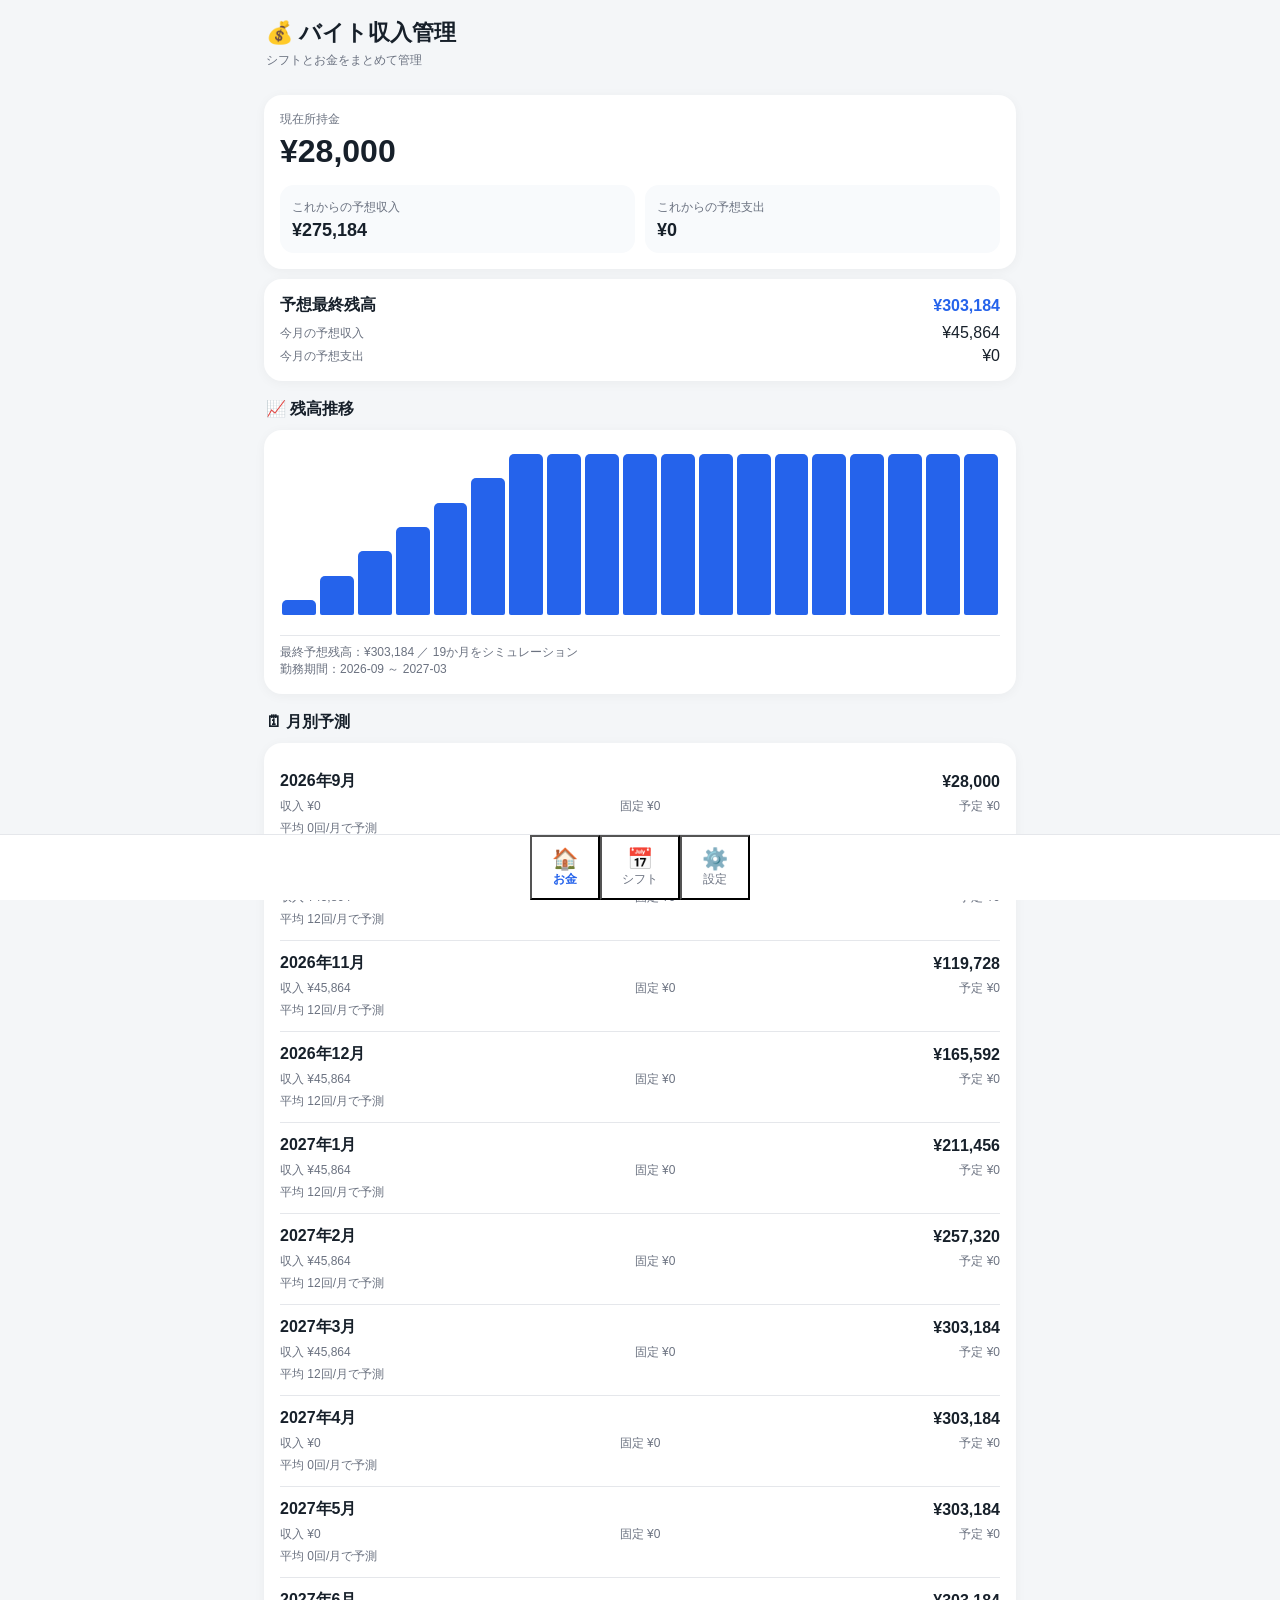
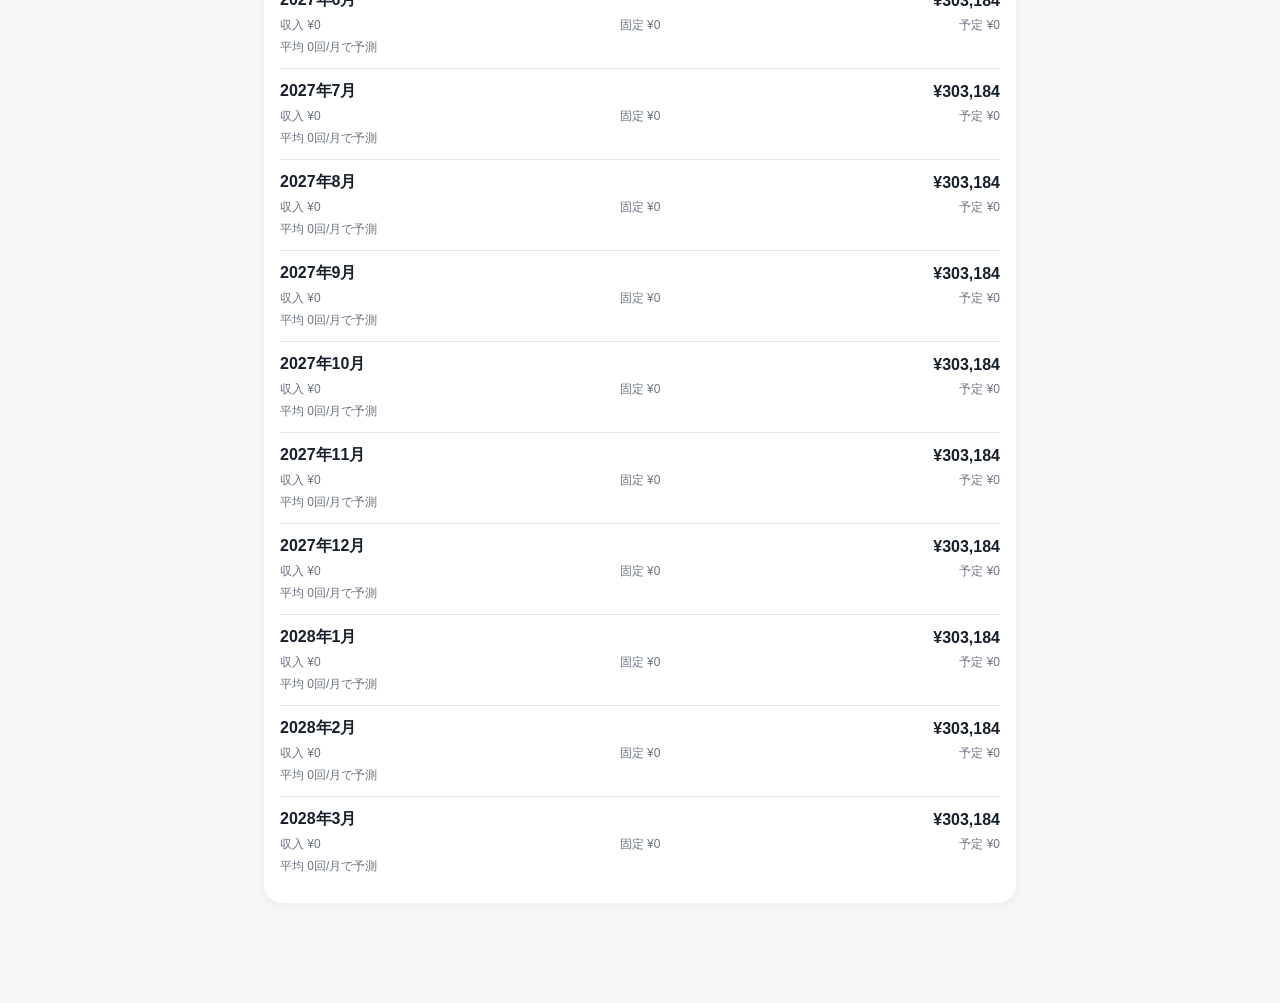
<file: index.html>
<!doctype html>
<html lang="ja">
<head>
<meta charset="utf-8"><meta name="viewport" content="width=device-width,initial-scale=1">
<meta name="theme-color" content="#111827"><title>バイト収入管理</title>
<style>
*{box-sizing:border-box}body{margin:0;background:#f4f6f8;color:#17202a;font-family:-apple-system,BlinkMacSystemFont,"Segoe UI",sans-serif}.app{max-width:780px;margin:auto;padding-bottom:82px}header{padding:18px 16px 8px}h1{font-size:22px;margin:0}.sub,.label,.note{color:#6b7280;font-size:12px}.sub{margin-top:4px}main{padding:8px 14px}.screen{display:none}.screen.active{display:block}.card{background:#fff;border-radius:18px;padding:16px;margin:10px 0;box-shadow:0 2px 12px #0000000b}.money{font-size:32px;font-weight:800;margin:5px 0 15px}.grid2,.formgrid{display:grid;grid-template-columns:1fr 1fr;gap:10px}.metric{background:#f8fafc;border-radius:14px;padding:12px}.metric b{display:block;font-size:18px;margin-top:4px}.row{display:flex;justify-content:space-between;gap:10px;align-items:center}.sectiontitle{font-weight:750;margin:18px 2px 8px}.blue{color:#2563eb}.green{color:#16a34a}.red{color:#dc2626}.nav{position:fixed;bottom:0;left:0;right:0;background:#fff;border-top:1px solid #e5e7eb;display:flex;justify-content:center;z-index:10}.nav button{background:none;color:#6b7280;padding:10px 20px;font-size:12px}.nav button.active{color:#2563eb;font-weight:700}.ico{display:block;font-size:21px}.monthbar{display:flex;justify-content:space-between;align-items:center;margin:5px 0 10px}.monthbar button,.smallbtn,.addbtn{border:0;background:#eef2ff;color:#1d4ed8;border-radius:10px;padding:8px 12px}.calendar{display:grid;grid-template-columns:repeat(7,1fr);gap:5px}.dow{text-align:center;color:#6b7280;font-size:11px;padding:3px}.day{min-height:70px;border:1px solid transparent;border-radius:11px;background:#fff;padding:6px;text-align:left}.day.empty{background:transparent}.day.today{border-color:#2563eb}.day.planned{background:#eff6ff}.day.done{background:#ecfdf5}.day.absent{background:#fef2f2}.day .tag,.day .pay{font-size:10px;margin-top:6px}.field{display:flex;flex-direction:column;gap:5px}.field.full{grid-column:1/-1}.field label{font-size:12px;color:#6b7280}.field input,.field select{width:100%;padding:11px;border:1px solid #e5e7eb;border-radius:10px;background:white}.primary{width:100%;padding:12px;border:0;border-radius:12px;background:#2563eb;color:white;font-weight:700;margin-top:12px}.danger{padding:9px 11px;border:0;border-radius:10px;background:#fee2e2;color:#b91c1c}.chart{height:190px;display:flex;align-items:flex-end;gap:4px;padding:8px 2px 20px;border-bottom:1px solid #e5e7eb;overflow:hidden}.barwrap{height:100%;flex:1;position:relative;display:flex;align-items:flex-end}.bar{width:100%;background:#2563eb;border-radius:5px 5px 2px 2px;min-height:2px}.bar.negative{background:#ef4444}.monthrow{padding:12px 0;border-bottom:1px solid #e5e7eb}.monthrow:last-child{border-bottom:0}.expense{padding:11px 0;border-bottom:1px solid #e5e7eb}.expense:last-child{border-bottom:0}.expense small{color:#6b7280}.modal{position:fixed;inset:0;background:#0007;display:none;align-items:flex-end;z-index:20}.modal.show{display:flex}.sheet{background:white;width:100%;max-width:780px;margin:auto;border-radius:22px 22px 0 0;padding:18px 16px 25px}.actions{display:flex;gap:8px;margin-top:12px}.actions>*{flex:1}
</style>
</head>
<body>
<div class="app">
<header><h1>💰 バイト収入管理</h1><div class="sub">シフトとお金をまとめて管理</div></header>
<main>
<section id="home" class="screen active">
<div class="card"><div class="label">現在所持金</div><div id="currentMoney" class="money">¥0</div>
<div class="grid2"><div class="metric"><span class="label">これからの予想収入</span><b id="futureIncome">¥0</b></div><div class="metric"><span class="label">これからの予想支出</span><b id="futureExpense">¥0</b></div></div></div>
<div class="card"><div class="row"><b>予想最終残高</b><b id="forecastBalance" class="blue">¥0</b></div>
<div class="row" style="margin-top:8px"><span class="label">今月の予想収入</span><span id="monthIncome">¥0</span></div>
<div class="row" style="margin-top:5px"><span class="label">今月の予想支出</span><span id="monthExpense">¥0</span></div></div>
<div class="sectiontitle">📈 残高推移</div><div class="card"><div id="balanceChart" class="chart"></div><div id="chartSummary" class="note" style="margin-top:8px"></div></div>
<div class="sectiontitle">🗓 月別予測</div><div class="card" id="monthList"></div>
</section>

<section id="calendar" class="screen">
<div class="monthbar"><button id="prevMonth">‹</button><b id="calTitle"></b><button id="nextMonth">›</button></div><div id="calendarGrid" class="calendar"></div>
<div class="card note">登録した「出勤予定」は、その日を過ぎると自動で「勤務済み」になります。休んだ日は「欠勤」に変更できます。</div>
<div class="card"><div class="row"><span>卒業までの残り勤務予定</span><b id="remainingShifts">0回</b></div><div class="row" style="margin-top:8px"><span>今月の勤務予定</span><b id="monthShifts">0回</b></div><div class="row" style="margin-top:8px"><span>今月の勤務済み</span><b id="monthDone">0回</b></div></div>
</section>

<section id="settings" class="screen">
<div class="sectiontitle">⚙️ 基本設定</div><div class="card"><div class="formgrid">
<div class="field full"><label>現在所持金</label><input id="sMoney" type="number"></div>
<div class="field"><label>時給（円）</label><input id="sWage" type="number"></div><div class="field"><label>勤務時間（時間）</label><input id="sHours" type="number" step=".1"></div>
<div class="field"><label>交通費（1勤務）</label><input id="sTransport" type="number"></div><div class="field"><label>残業割増率（%）</label><input id="sRate" type="number"></div>
<div class="field"><label>平均出勤数（回/月）</label><input id="sAvgShifts" type="number" step=".1"></div><div class="field"><label>卒業までの勤務目標</label><input id="sGoal" type="number"></div>
<div class="field"><label>全体シミュレーション開始</label><input id="sStart" type="month"></div><div class="field"><label>全体シミュレーション終了</label><input id="sEnd" type="month"></div>
<div class="field"><label>勤務開始月</label><input id="sWorkStart" type="month"></div><div class="field"><label>勤務終了月</label><input id="sWorkEnd" type="month"></div>
<div class="field full"><div class="note">平均出勤数による予想収入は「勤務開始月〜勤務終了月」だけに発生します。勤務終了月のシフト分は翌月に給料として入ります。</div></div>
</div><button id="saveSettings" class="primary">設定を保存</button></div>

<div class="sectiontitle">💸 固定支出</div><div class="card">
<div class="note">固定支出ごとに「開始月〜終了月」を設定できます。複数登録可能です。</div>
<div id="fixedList"></div><button id="addFixed" class="addbtn" style="margin-top:10px">＋ 固定支出を追加</button></div>

<div class="sectiontitle">🧾 予定支出</div><div class="card">
<div class="note">「いつ」「何に」「いくら使うか」を複数登録できます。</div>
<div id="expenseList"></div>
<button id="addExpense" class="addbtn" style="margin-top:10px">＋ 予定支出を追加</button>
</div>
</section>
</main>
<nav class="nav"><button data-screen="home" class="active"><span class="ico">🏠</span>お金</button><button data-screen="calendar"><span class="ico">📅</span>シフト</button><button data-screen="settings"><span class="ico">⚙️</span>設定</button></nav>
</div>

<div id="shiftModal" class="modal"><div class="sheet"><div class="row"><b id="modalDate">シフト</b><button id="closeModal" class="smallbtn">閉じる</button></div>
<div class="formgrid" style="margin-top:14px"><div class="field"><label>状態</label><select id="mStatus"><option value="planned">出勤予定</option><option value="done">勤務済み</option><option value="absent">欠勤</option></select></div><div class="field"><label>残業（分）</label><input id="mOvertime" type="number" min="0" value="0"></div></div>
<div class="card" style="background:#f8fafc"><div class="row"><span>通常勤務</span><b id="mBase">¥0</b></div><div class="row" style="margin-top:6px"><span>残業代</span><b id="mOT">¥0</b></div><div class="row" style="margin-top:6px"><span>交通費</span><b id="mTrans">¥0</b></div><div class="row" style="margin-top:10px"><b>予想支給額</b><b id="mTotal">¥0</b></div></div>
<div class="actions"><button id="deleteShift" class="danger">削除</button><button id="saveShift" class="primary" style="margin-top:0">保存</button></div></div></div>

<div id="expenseModal" class="modal"><div class="sheet"><div class="row"><b>予定支出を追加</b><button id="closeExpense" class="smallbtn">閉じる</button></div>
<div class="formgrid" style="margin-top:14px"><div class="field full"><label>支出名</label><input id="eName" placeholder="例：東京コミコン"></div><div class="field"><label>金額</label><input id="eAmount" type="number"></div><div class="field"><label>発生月</label><input id="eMonth" type="month"></div></div>
<div class="actions"><button id="saveExpense" class="primary" style="margin-top:0">追加</button></div></div></div>

<script>
(()=>{"use strict";
const KEY="baito_manager_v3";
const defaults={settings:{money:28000,wage:1114,hours:3,transport:480,rate:25,avgShifts:12,goal:228,start:"2026-09",end:"2028-03",workStart:"2026-09",workEnd:"2027-03"},expenses:{monthly:27000,items:[],fixed:[]},shifts:{}};
let data=load(),view=new Date(),selected=null;
function load(){try{let x=JSON.parse(localStorage.getItem(KEY));return x?{settings:{...defaults.settings,...x.settings},expenses:{...defaults.expenses,...x.expenses,items:Array.isArray(x.expenses?.items)?x.expenses.items:[]},shifts:x.shifts||{}}:clone(defaults)}catch(e){return clone(defaults)}}
function clone(x){return JSON.parse(JSON.stringify(x))}
function save(){localStorage.setItem(KEY,JSON.stringify(data))}
function yen(n){return"¥"+Math.round(n||0).toLocaleString("ja-JP")}
function pad(n){return String(n).padStart(2,"0")}
function dk(y,m,d){return y+"-"+pad(m)+"-"+pad(d)}
function past(k){let t=new Date();t.setHours(0,0,0,0);return new Date(k+"T00:00:00")<t}
function st(k,v){return v?.status==="planned"&&past(k)?"done":v?.status||null}
function pay(v){if(!v)return 0;let s=data.settings,base=s.wage*s.hours,ot=s.wage/60*(+v.overtime||0)*(1+s.rate/100);return base+ot+s.transport}
function monthDates(){let [sy,sm]=(data.settings.start||"2026-09").split("-").map(Number),[ey,em]=data.settings.end.split("-").map(Number),d=new Date(sy,sm-1,1),end=new Date(ey,em-1,1),a=[];while(d<=end){a.push(new Date(d));d.setMonth(d.getMonth()+1)}return a}
function calcMonths(){
  let a=[];
  const s=data.settings;
  const workStart=s.workStart||s.start||"2026-09";
  const workEnd=s.workEnd||s.end||"2028-03";
  const simStart=s.start||"2026-09";
  monthDates().forEach((d,monthIndex)=>{
    let key=d.getFullYear()+"-"+pad(d.getMonth()+1),inc=0,actual=0;

    // 登録済みシフトは「勤務月」を基準に、翌月へ給料を入れる。
    // 勤務期間外のシフトはシミュレーション収入に入れない。
    Object.entries(data.shifts).forEach(([k,v])=>{
      let ss=st(k,v);
      if((ss==="done"||ss==="planned") && k>=workStart && k<=workEnd){
        let pd=new Date(k+"T00:00:00");
        pd.setMonth(pd.getMonth()+1);
        let pk=pd.getFullYear()+"-"+pad(pd.getMonth()+1);
        if(pk===key){inc+=pay(v);actual++}
      }
    });

    const inWorkPeriod=key>=workStart && key<=workEnd;
    const isFirstMonth=key===simStart;

    // 初月は現在所持金が「ここまでに受け取った給料」を含んでいる前提。
    // そのため平均出勤数からの予想給料は初月には足さない。
    // 2か月目以降は、勤務期間内で実シフトがない月だけ平均出勤数から予測。
    let predicted=inc;
    if(actual===0 && !isFirstMonth && inWorkPeriod){
      predicted=s.avgShifts*(s.wage*s.hours+s.transport);
    }

    let extras=data.expenses.items.filter(x=>x.month===key)
      .reduce((sum,x)=>sum+Number(x.amount||0),0);
    let fixed=(data.expenses.fixed||[])
      .reduce((sum,x)=>key>=x.from&&key<=x.to?sum+Number(x.amount||0):sum,0);

    a.push({
      key,
      label:d.getFullYear()+"年"+(d.getMonth()+1)+"月",
      income:predicted,
      fixed,
      extra:extras,
      actual,
      avg:(actual===0 && !isFirstMonth && inWorkPeriod)?s.avgShifts:0,
      inWorkPeriod,
      balance:0
    });
  });

  let b=s.money;
  a.forEach(x=>{b+=x.income-x.fixed-x.extra;x.balance=b});
  return a
}
function currentKey(){let d=new Date();return d.getFullYear()+"-"+pad(d.getMonth()+1)}
function go(id){document.querySelectorAll(".screen").forEach(x=>x.classList.remove("active"));document.getElementById(id).classList.add("active");document.querySelectorAll(".nav button").forEach(x=>x.classList.toggle("active",x.dataset.screen===id));if(id==="home")home();if(id==="calendar")calendar();if(id==="settings")settings()}
document.querySelectorAll(".nav button").forEach(b=>b.onclick=()=>go(b.dataset.screen));
function home(){let a=calcMonths(),inc=a.reduce((s,x)=>s+x.income,0),exp=a.reduce((s,x)=>s+x.fixed+x.extra,0);currentMoney.textContent=yen(data.settings.money);futureIncome.textContent=yen(inc);futureExpense.textContent=yen(exp);forecastBalance.textContent=yen(data.settings.money+inc-exp);let cur=a.find(x=>x.key===currentKey());monthIncome.textContent=yen(cur?.income||0);monthExpense.textContent=yen((cur?.fixed||0)+(cur?.extra||0));let vals=a.map(x=>x.balance),lo=Math.min(0,...vals),hi=Math.max(1,...vals),span=hi-lo||1;balanceChart.innerHTML="";a.forEach(x=>{let w=document.createElement("div");w.className="barwrap";let b=document.createElement("div");b.className="bar"+(x.balance<0?" negative":"");b.style.height=Math.max(2,(x.balance-lo)/span*100)+"%";b.title=x.label+" "+yen(x.balance);w.appendChild(b);balanceChart.appendChild(w)});chartSummary.innerHTML="最終予想残高："+yen(a.length?a[a.length-1].balance:0)+" ／ "+a.length+"か月をシミュレーション<br>勤務期間："+(data.settings.workStart||data.settings.start)+" ～ "+(data.settings.workEnd||data.settings.end);monthList.innerHTML=a.map(x=>'<div class="monthrow"><div class="row"><b>'+x.label+'</b><b class="'+(x.balance<0?"red":"")+'">'+yen(x.balance)+'</b></div><div class="row" style="margin-top:6px;font-size:12px;color:#6b7280"><span>収入 '+yen(x.income)+'</span><span>固定 '+yen(x.fixed)+'</span><span>予定 '+yen(x.extra)+'</span></div><div class="note" style="margin-top:5px">'+(x.actual>0?"実シフト "+x.actual+"回":"平均 "+x.avg+"回/月で予測")+'</div></div>').join("")}
function calendar(){let y=view.getFullYear(),m=view.getMonth()+1;calTitle.textContent=y+"年"+m+"月";calendarGrid.innerHTML=["日","月","火","水","木","金","土"].map(x=>'<div class="dow">'+x+"</div>").join("");let first=new Date(y,m-1,1).getDay(),days=new Date(y,m,0).getDate(),p=0,dn=0;for(let i=0;i<first;i++)calendarGrid.innerHTML+='<div class="day empty"></div>';for(let d=1;d<=days;d++){let k=dk(y,m,d),v=data.shifts[k],s=st(k,v),e=document.createElement("button");e.className="day "+(s||"");let t=new Date();if(t.getFullYear()===y&&t.getMonth()+1===m&&t.getDate()===d)e.classList.add("today");e.innerHTML="<div>"+d+"</div>"+(s?'<div class="tag">'+(s==="done"?"勤務済み":s==="planned"?"出勤予定":"欠勤")+"</div>":"")+(s==="done"||s==="planned"?'<div class="pay">'+yen(pay(v))+"</div>":"");if(s==="planned")p++;if(s==="done")dn++;e.onclick=()=>openShift(k);calendarGrid.appendChild(e)}let all=Object.entries(data.shifts).filter(([k,v])=>st(k,v)==="planned"||st(k,v)==="done").length;remainingShifts.textContent=Math.max(0,data.settings.goal-all)+"回";monthShifts.textContent=p+dn+"回";monthDone.textContent=dn+"回"}
prevMonth.onclick=()=>{view.setMonth(view.getMonth()-1);calendar()};nextMonth.onclick=()=>{view.setMonth(view.getMonth()+1);calendar()};
function settings(){
  sMoney.value=data.settings.money;
  sWage.value=data.settings.wage;
  sHours.value=data.settings.hours;
  sTransport.value=data.settings.transport;
  sRate.value=data.settings.rate;
  sAvgShifts.value=data.settings.avgShifts;
  sGoal.value=data.settings.goal;
  sStart.value=data.settings.start||"2026-09";
  sEnd.value=data.settings.end||"2028-03";
  sWorkStart.value=data.settings.workStart||sStart.value;
  sWorkEnd.value=data.settings.workEnd||"2027-03";
  renderExpenses();
  renderFixed()
}
saveSettings.onclick=()=>{
  const start=sStart.value||"2026-09";
  const end=sEnd.value||"2028-03";
  const workStart=sWorkStart.value||start;
  const workEnd=sWorkEnd.value||"2027-03";
  if(end<start){alert("全体シミュレーション終了月は開始月以降にしてください");return}
  if(workEnd<workStart){alert("勤務終了月は勤務開始月以降にしてください");return}
  if(workStart<start || workEnd>end){alert("勤務期間は全体シミュレーション期間の中に設定してください");return}
  data.settings={
    money:+sMoney.value||0,wage:+sWage.value||0,hours:+sHours.value||0,
    transport:+sTransport.value||0,rate:+sRate.value||0,avgShifts:+sAvgShifts.value||0,
    goal:+sGoal.value||0,start,end,workStart,workEnd
  };
  save();home();calendar();alert("設定を保存しました")
};
addFixed.onclick=()=>{let name=prompt("固定支出の名前");if(!name)return;let amount=Number(prompt("月額はいくら？")||0);if(!amount)return;let from=prompt("開始月（例：2026-09）",data.settings.start||"2026-09");if(!from)return;let to=prompt("終了月（例：2027-03）",data.settings.end||"2028-03");if(!to||to<from)return;data.expenses.fixed.push({name,amount,from,to});save();renderFixed();home()};
function renderFixed(){fixedList.innerHTML="";let list=data.expenses.fixed||[];if(!list.length){fixedList.innerHTML='<div class="note" style="margin-top:12px">固定支出はまだありません。</div>';return}list.forEach((x,i)=>{let d=document.createElement("div");d.className="expense";d.innerHTML='<div class="row"><b>'+escapeHtml(x.name)+'</b><b>'+yen(x.amount)+'/月</b></div><div class="row" style="margin-top:4px"><small>'+x.from+' ～ '+x.to+'</small><button class="danger">削除</button></div>';d.querySelector("button").onclick=()=>{data.expenses.fixed.splice(i,1);save();renderFixed();home()};fixedList.appendChild(d)})}
function renderExpenses(){expenseList.innerHTML="";if(!data.expenses.items.length){expenseList.innerHTML='<div class="note" style="margin-top:12px">予定支出はまだありません。</div>';return}data.expenses.items.forEach((x,i)=>{let d=document.createElement("div");d.className="expense";d.innerHTML='<div class="row"><b>'+escapeHtml(x.name)+'</b><b>'+yen(x.amount)+'</b></div><div class="row" style="margin-top:4px"><small>'+x.month+'</small><button class="danger">削除</button></div>';d.querySelector("button").onclick=()=>{data.expenses.items.splice(i,1);save();renderExpenses();home()};expenseList.appendChild(d)})}
function escapeHtml(s){return String(s).replace(/[&<>"']/g,c=>({"&":"&amp;","<":"&lt;",">":"&gt;",'"':"&quot;","'":"&#039;"}[c]))}
addExpense.onclick=()=>{eName.value="";eAmount.value="";eMonth.value=currentKey();expenseModal.classList.add("show")};closeExpense.onclick=()=>expenseModal.classList.remove("show");saveExpense.onclick=()=>{if(!eName.value||!eAmount.value||!eMonth.value)return;data.expenses.items.push({name:eName.value,amount:+eAmount.value,month:eMonth.value});save();expenseModal.classList.remove("show");renderExpenses();home()};
function openShift(k){selected=k;let v=data.shifts[k]||{status:"planned",overtime:0};modalDate.textContent=k;mStatus.value=st(k,v)||"planned";mOvertime.value=v.overtime||0;preview();shiftModal.classList.add("show")}
function preview(){let o=+mOvertime.value||0,s=data.settings,base=s.wage*s.hours,ot=s.wage/60*o*(1+s.rate/100);mBase.textContent=yen(base);mOT.textContent=yen(ot);mTrans.textContent=yen(s.transport);mTotal.textContent=yen(base+ot+s.transport)}
mOvertime.oninput=preview;closeModal.onclick=()=>shiftModal.classList.remove("show");saveShift.onclick=()=>{data.shifts[selected]={status:mStatus.value,overtime:+mOvertime.value||0};save();shiftModal.classList.remove("show");calendar();home()};deleteShift.onclick=()=>{delete data.shifts[selected];save();shiftModal.classList.remove("show");calendar();home()};
home();calendar();settings();
})();
</script>
</body></html>
</file>
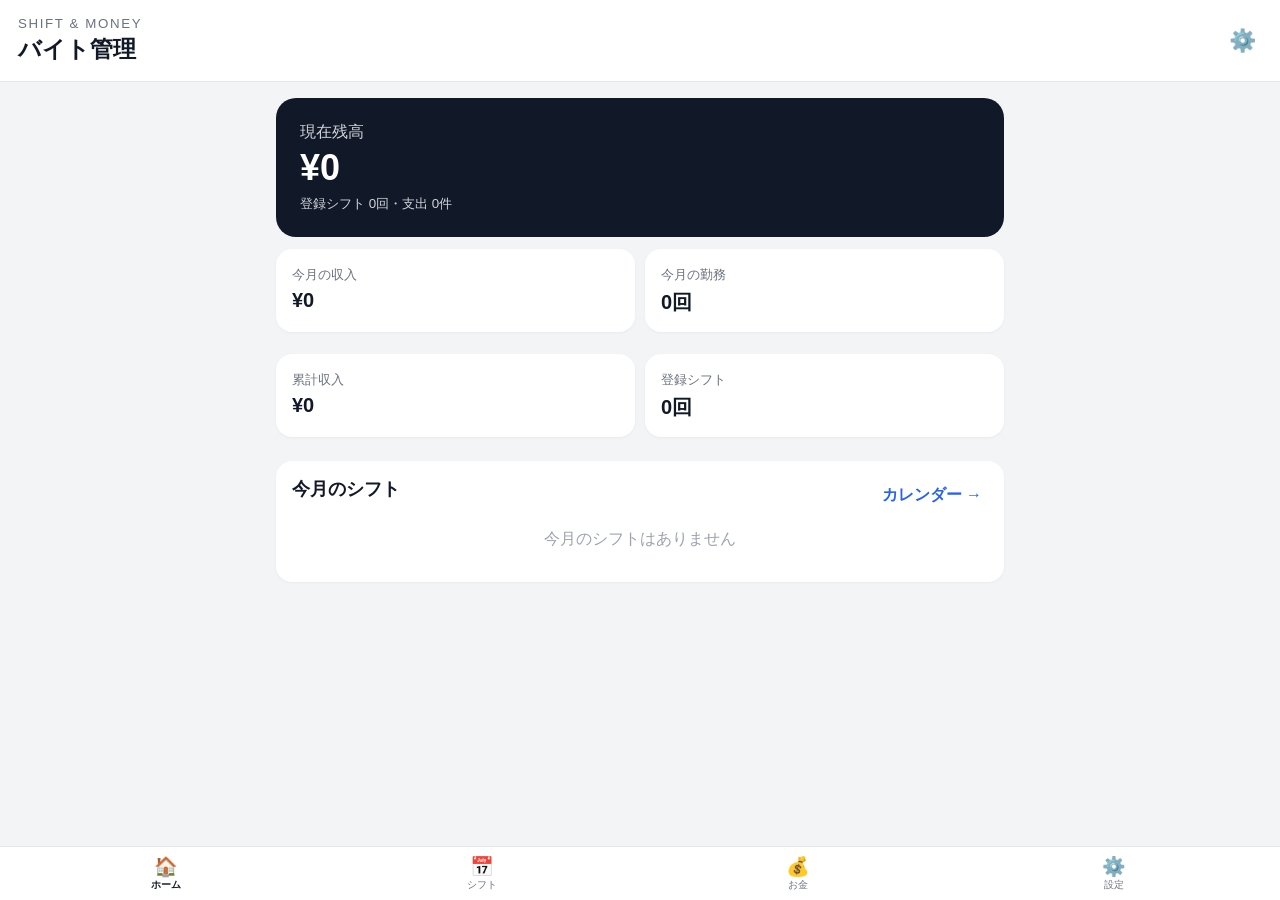
<file: index[1].html>
<!doctype html>
<html lang="ja">
<head>
<meta charset="utf-8">
<meta name="viewport" content="width=device-width,initial-scale=1,viewport-fit=cover">
<meta name="theme-color" content="#111827">
<title>バイト管理</title>
<link rel="manifest" href="manifest.json">
<link rel="stylesheet" href="style.css">
</head>
<body>
<header class="header"><div><small>SHIFT & MONEY</small><h1>バイト管理</h1></div><button id="settingsBtn">⚙️</button></header>

<main>
<section id="home" class="screen active">
<div class="hero"><span>現在残高</span><b id="balance">¥0</b><small id="balanceInfo"></small></div>
<div class="grid">
<div class="card"><span>今月の収入</span><b id="monthIncome">¥0</b></div>
<div class="card"><span>今月の勤務</span><b id="monthShifts">0回</b></div>
<div class="card"><span>累計収入</span><b id="totalIncome">¥0</b></div>
<div class="card"><span>登録シフト</span><b id="allShifts">0回</b></div>
</div>
<div class="card"><div class="row"><h2>今月のシフト</h2><button class="link" id="calendarLink">カレンダー →</button></div><div id="upcoming"></div></div>
</section>

<section id="calendar" class="screen">
<div class="calhead"><button id="prev">‹</button><h2 id="monthTitle"></h2><button id="next">›</button></div>
<div class="week"><span>日</span><span>月</span><span>火</span><span>水</span><span>木</span><span>金</span><span>土</span></div>
<div id="calgrid" class="calgrid"></div>
<p class="muted">🟦 勤務予定　🟩 勤務済み</p>
</section>

<section id="money" class="screen">
<div class="card"><div class="row"><h2>お金</h2><button class="primary small" id="addExpense">支出を追加</button></div>
<div class="money"><div><span>現在残高</span><b id="moneyBalance">¥0</b></div><div><span>収入</span><b id="moneyIncome">¥0</b></div><div><span>支出</span><b id="moneyExpense">¥0</b></div></div></div>
<div class="card"><h2>支出履歴</h2><div id="expenses"></div></div>
</section>

<section id="settings" class="screen">
<div class="card"><h2>基本設定</h2>
<div class="forms">
<label>バイト名<input id="jobName" type="text" placeholder="例：コンビニ"></label>
<label>時給<input id="wage" type="number" min="0"></label>
<label>基本勤務時間<input id="hours" type="number" min="0" step=".25"></label>
<label>交通費（1回）<input id="transport" type="number" min="0"></label>
<label>残業代（1分）<input id="ot" type="number" min="0" step=".1"></label>
<label>現在残高<input id="startMoney" type="number"></label>
</div>
<button class="primary" id="saveSettings">保存</button>
</div>
<div class="card"><h2>データ</h2><p class="muted">シフト・支出・設定はこの端末のブラウザに保存されます。</p><button class="danger" id="clear">すべて削除</button></div>
</section>
</main>

<nav><button data-screen="home" class="active">🏠<small>ホーム</small></button><button data-screen="calendar">📅<small>シフト</small></button><button data-screen="money">💰<small>お金</small></button><button data-screen="settings">⚙️<small>設定</small></button></nav>

<div id="shiftModal" class="modal hidden"><div class="backdrop" data-close="shiftModal"></div><div class="sheet">
<div class="row"><h2>シフト登録</h2><button class="close" data-close="shiftModal">×</button></div>
<p id="shiftDate" class="muted"></p>
<div class="forms">
<label>状態<select id="status"><option value="planned">勤務予定</option><option value="done">勤務済み</option></select></label>
<label>勤務時間<input id="sHours" type="number" min="0" step=".25"></label>
<label>時給<input id="sWage" type="number" min="0"></label>
<label>交通費<input id="sTransport" type="number" min="0"></label>
<label>残業（分）<input id="sOt" type="number" min="0"></label>
</div>
<div class="preview">予想収入：<b id="preview">¥0</b></div>
<div class="actions"><button class="danger" id="deleteShift">削除</button><button class="primary" id="saveShift">登録</button></div>
</div></div>

<div id="expenseModal" class="modal hidden"><div class="backdrop" data-close="expenseModal"></div><div class="sheet">
<div class="row"><h2>支出を追加</h2><button class="close" data-close="expenseModal">×</button></div>
<div class="forms"><label>日付<input id="eDate" type="date"></label><label>金額<input id="eAmount" type="number" min="0"></label><label>内容<input id="eName" type="text" placeholder="例：昼食"></label></div>
<button class="primary" id="saveExpense">登録</button>
</div></div>

<script src="app.js"></script>
</body></html>
</file>
<file: style.css>
*{box-sizing:border-box}
body{margin:0;background:#f3f4f6;color:#111827;font-family:-apple-system,BlinkMacSystemFont,"Segoe UI","Noto Sans JP",sans-serif;padding-bottom:82px}
button{font:inherit;cursor:pointer;-webkit-tap-highlight-color:transparent}
.header{position:sticky;top:0;z-index:5;background:#fff;border-bottom:1px solid #e5e7eb;padding:14px 18px;display:flex;justify-content:space-between;align-items:center}
.header small{color:#6b7280;letter-spacing:.12em}.header h1{margin:2px 0;font-size:23px}.header button,.close{border:0;background:none;font-size:22px}
main{max-width:760px;margin:auto;padding:16px}.screen{display:none}.screen.active{display:block}
.hero{background:#111827;color:#fff;border-radius:20px;padding:24px;margin-bottom:12px}.hero span,.hero small{display:block;color:#d1d5db}.hero b{display:block;font-size:36px;margin:4px 0 6px}
.grid{display:grid;grid-template-columns:1fr 1fr;gap:10px;margin-bottom:12px}.card{background:#fff;border-radius:16px;padding:16px;margin-bottom:12px;box-shadow:0 1px 3px #0000000b}
.card h2{font-size:18px;margin:0 0 12px}.card span,.muted{color:#6b7280;font-size:13px}.card b{display:block;font-size:20px;margin-top:5px}
.row{display:flex;align-items:center;justify-content:space-between}.link{border:0;background:none;color:#2563eb;font-weight:700}
.primary,.danger{border:0;border-radius:11px;padding:12px 16px;font-weight:700}.primary{background:#111827;color:#fff}.primary.small{padding:9px 12px;font-size:13px}.danger{background:#fee2e2;color:#b91c1c}
.calhead{display:grid;grid-template-columns:48px 1fr 48px;align-items:center;text-align:center;margin-bottom:12px}.calhead button{border:0;background:#fff;border-radius:12px;font-size:30px;height:44px}
.week,.calgrid{display:grid;grid-template-columns:repeat(7,1fr);gap:4px}.week{text-align:center;color:#6b7280;font-size:12px;margin-bottom:4px}
.day{min-height:70px;background:#fff;border:1px solid transparent;border-radius:10px;padding:6px;text-align:left;position:relative}
.day.today{border-color:#111827}.day.other{opacity:.35}.daynum{font-size:12px;font-weight:700}
.shift{position:absolute;left:5px;right:5px;bottom:5px;border-radius:7px;text-align:center;font-size:10px;padding:3px;overflow:hidden;white-space:nowrap}.shift.planned{background:#dbeafe;color:#1d4ed8}.shift.done{background:#dcfce7;color:#15803d}
.money{display:grid;grid-template-columns:repeat(3,1fr);gap:8px}.money div{background:#f9fafb;border-radius:10px;padding:10px}.money b{font-size:16px}
.listrow{display:flex;justify-content:space-between;gap:8px;padding:11px;border:1px solid #e5e7eb;border-radius:10px;margin:7px 0}.empty{text-align:center;color:#9ca3af;padding:16px}
.forms{display:grid;grid-template-columns:1fr 1fr;gap:11px;margin:13px 0}.forms label{font-size:13px;color:#4b5563}.forms input,.forms select{display:block;width:100%;margin-top:5px;border:1px solid #d1d5db;border-radius:10px;padding:10px;background:#fff;color:#111827}
.preview{background:#f9fafb;border-radius:10px;padding:13px;margin-bottom:12px}.preview b{font-size:20px}.actions{display:flex;gap:10px}.actions>*{flex:1}
nav{position:fixed;bottom:0;left:0;right:0;z-index:10;background:#fffffff2;backdrop-filter:blur(10px);border-top:1px solid #e5e7eb;padding:7px 8px calc(7px + env(safe-area-inset-bottom));display:grid;grid-template-columns:repeat(4,1fr)}
nav button{border:0;background:none;color:#6b7280;font-size:19px}nav button.active{color:#111827;font-weight:800}nav small{display:block;font-size:10px}
.modal.hidden{display:none}.modal{position:fixed;inset:0;z-index:20}.backdrop{position:absolute;inset:0;background:#0008}.sheet{position:absolute;bottom:0;left:0;right:0;background:#fff;border-radius:22px 22px 0 0;padding:20px 18px calc(20px + env(safe-area-inset-bottom));max-height:90vh;overflow:auto}
@media(max-width:480px){.forms{grid-template-columns:1fr}.money{grid-template-columns:1fr}.day{min-height:64px}}
</file>
